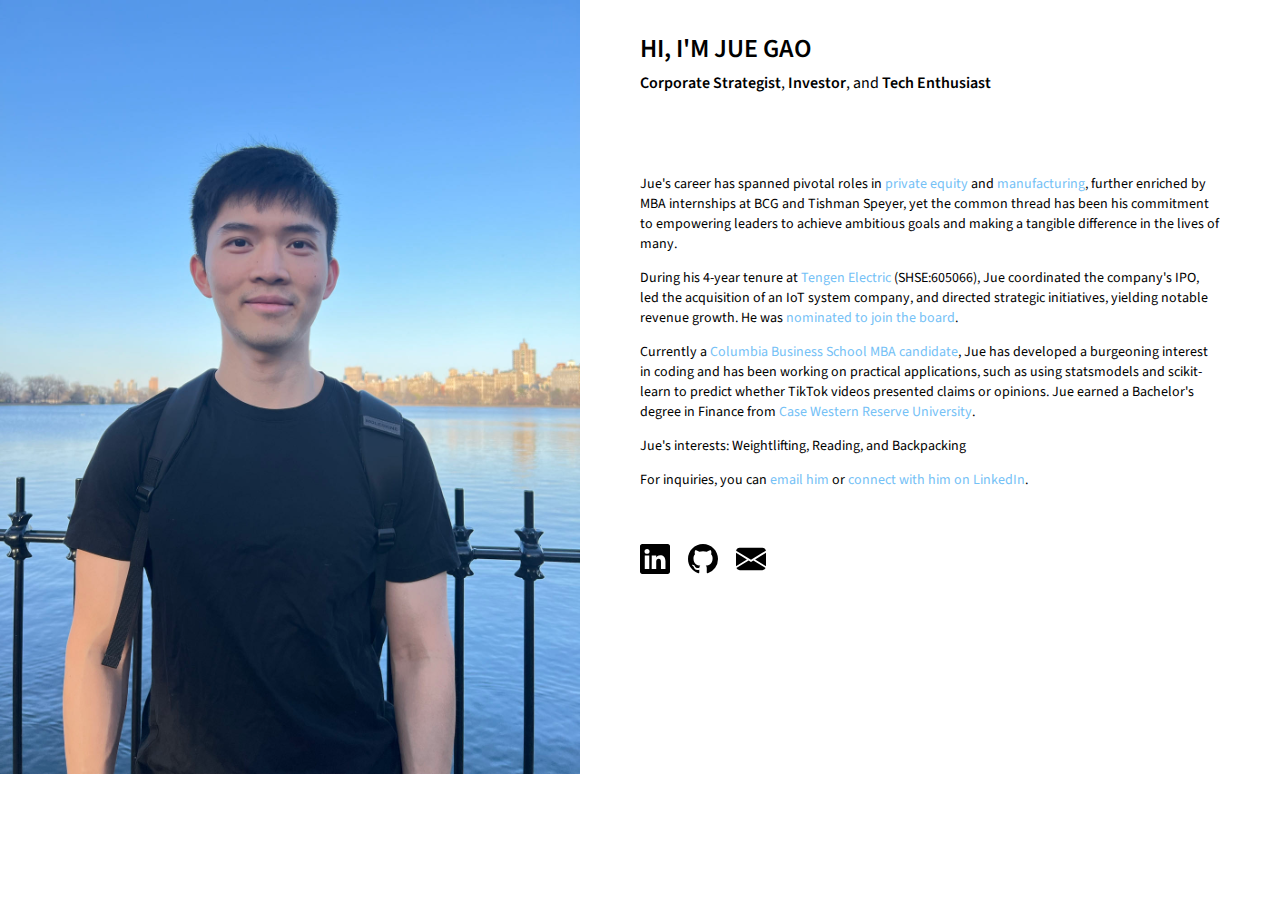
<file: index.html>
<!DOCTYPE html>
<html lang="en">
<head>
    	<title>JG</title>
    	<meta charset="UTF-8">
    	<meta name="keywords" content="Jue Gao">
    	<meta name="description" content="Jue Gao is a corporate strategist, investor, and tech enthusiast">
	<!-- external CSS link -->
	<link rel="preconnect" href="https://fonts.googleapis.com">
	<link rel="preconnect" href="https://fonts.gstatic.com" crossorigin>
	<link rel="stylesheet" href="https://fonts.googleapis.com/css2?family=Source+Sans+3:ital,wght@0,200..900;1,200..900&display=swap">
	<link rel="stylesheet" href="css/style.css">
	<link rel="stylesheet" href="css/small.css" media="(max-width: 600px)">
        <meta name="viewport" content="width=device-width, initial-scale=1">
</head>

<body>
	<div id="container">
	<!-- START HERE --> 
		<div id="image">
		<!-- Image goes here -->
			<img src="images/jg.jpeg" alt="Jue Gao">
		</div>

		<div id="text">
		<!-- Text goes here -->
			<h1>HI, I'M JUE GAO</h1>
			
			<h2><span class="special-font">Corporate Strategist</span>, <span class="special-font">Investor</span>, and <span class="special-font">Tech Enthusiast</span></h2>
				
			<p>Jue&#39;s career has spanned pivotal roles in <a>private equity</a> and <a>manufacturing</a>, further enriched by MBA internships at BCG and Tishman Speyer, yet the common thread has been his commitment to empowering leaders to achieve ambitious goals and making a tangible difference in the lives of many.</p>

			<p>During his 4-year tenure at <a href="https://www.tengenglobal.com/" target="_blank">Tengen Electric</a> (SHSE:605066), Jue coordinated the company's IPO, led the acquisition of an IoT system company, and directed strategic initiatives, yielding notable revenue growth. He was <a>nominated to join the board</a>.</p>

			<p>Currently a <a>Columbia Business School MBA candidate</a>, Jue has developed a burgeoning interest in coding and has been working on practical applications, such as using statsmodels and scikit-learn to predict whether TikTok videos presented claims or opinions. Jue earned a Bachelor's degree in Finance from <a>Case Western Reserve University</a>.</p>

			<p>Jue's interests: Weightlifting, Reading, and Backpacking</p>

			<p>For inquiries, you can <a href="mailto:gaojue2023@gmail.com">email him</a> or <a href="https://www.linkedin.com/in/jue-gao/" target="_blank">connect with him on LinkedIn</a>.</p>

			<a href="https://www.linkedin.com/in/jue-gao/" target="_blank">
				<img src="images/linkedin.svg " alt="LinkedIn" class="linkedin-icon">
			</a>
			
			<a href="https://github.com/HelloJuli" target="_blank">
				<img src="images/github.svg" alt="GitHub" class="github-icon">
			</a>

			<a href="mailto:gaojue2023@gmail.com">
				<svg xmlns="http://www.w3.org/2000/svg" width="30" height="30" fill="black" class="bi bi-envelope-fill" viewBox="0 0 16 16"><path d="M.05 3.555A2 2 0 0 1 2 2h12a2 2 0 0 1 1.95 1.555L8 8.414zM0 4.697v7.104l5.803-3.558zM6.761 8.83l-6.57 4.027A2 2 0 0 0 2 14h12a2 2 0 0 0 1.808-1.144l-6.57-4.027L8 9.586zm3.436-.586L16 11.801V4.697z"/></svg>
			</a>

		</div>
	<!-- END HERE --> 
	</div><!-- #container --> 
</body>
</html>
</file>
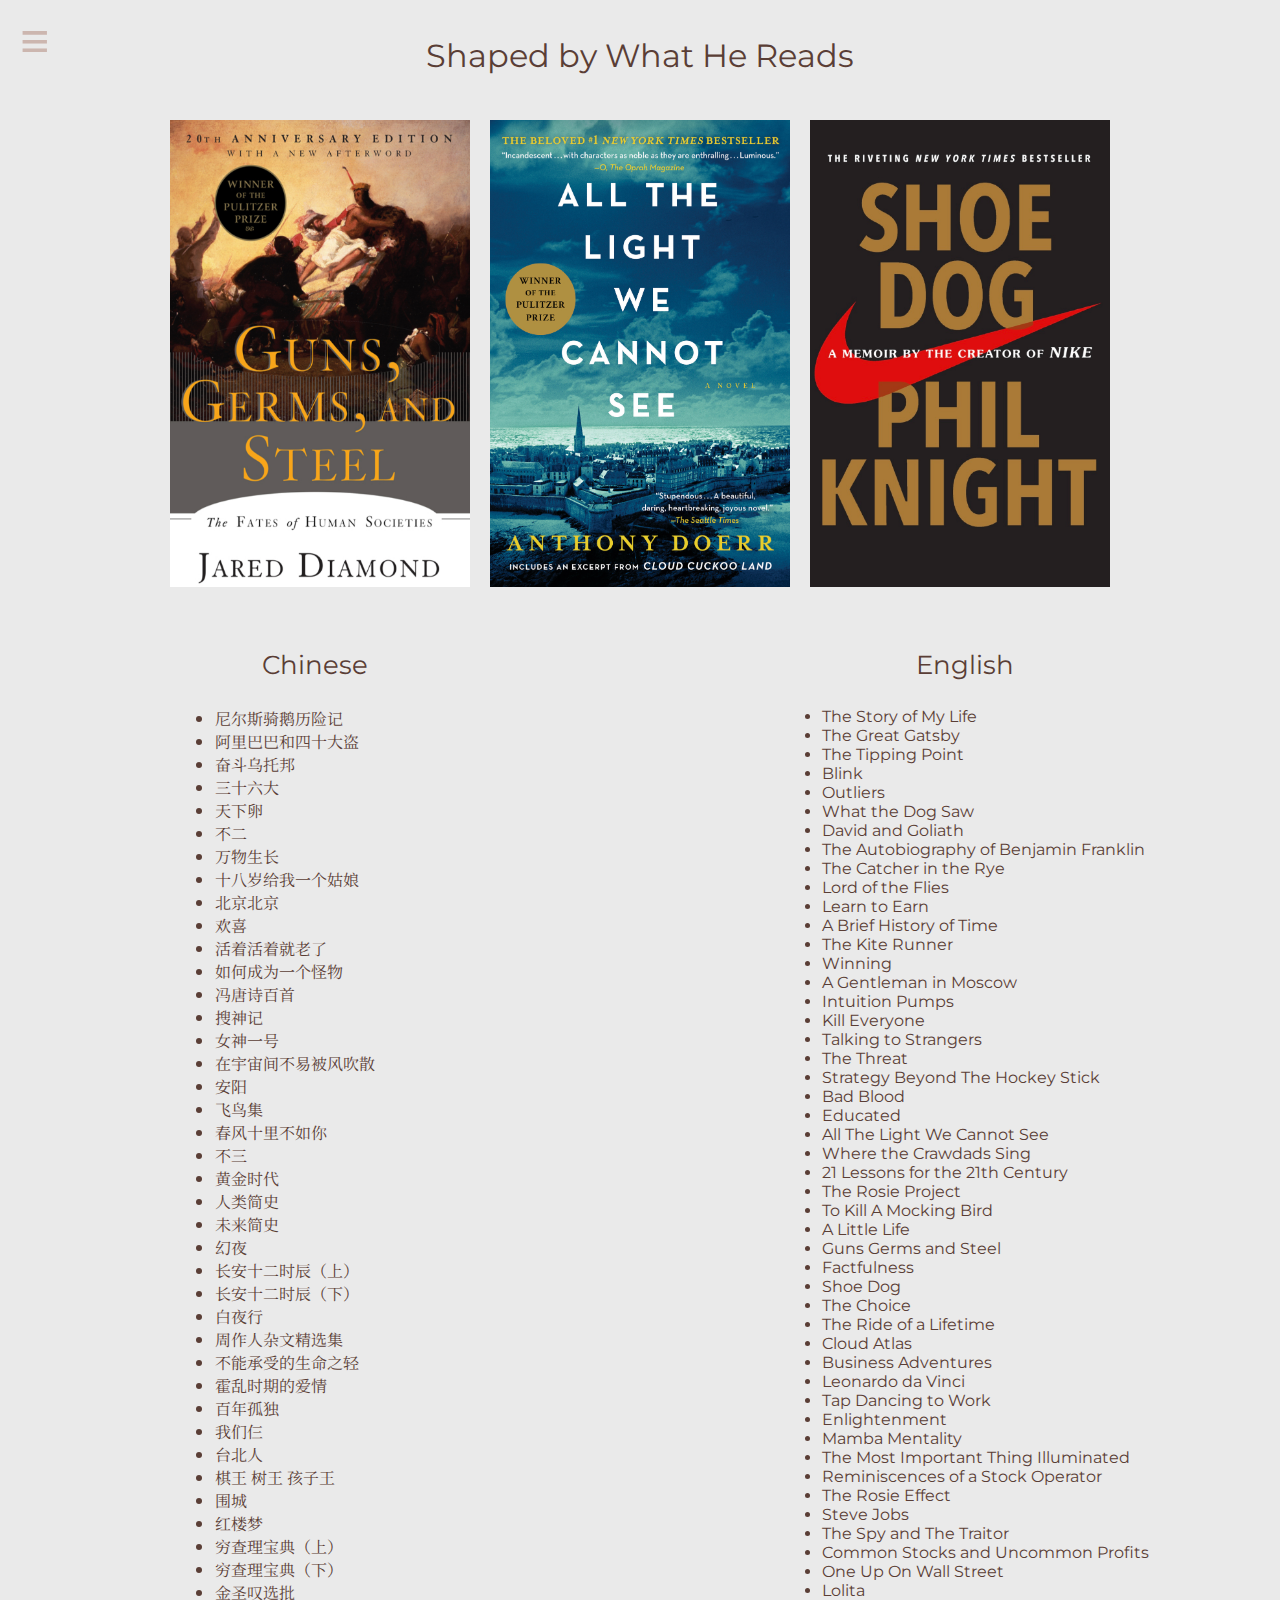
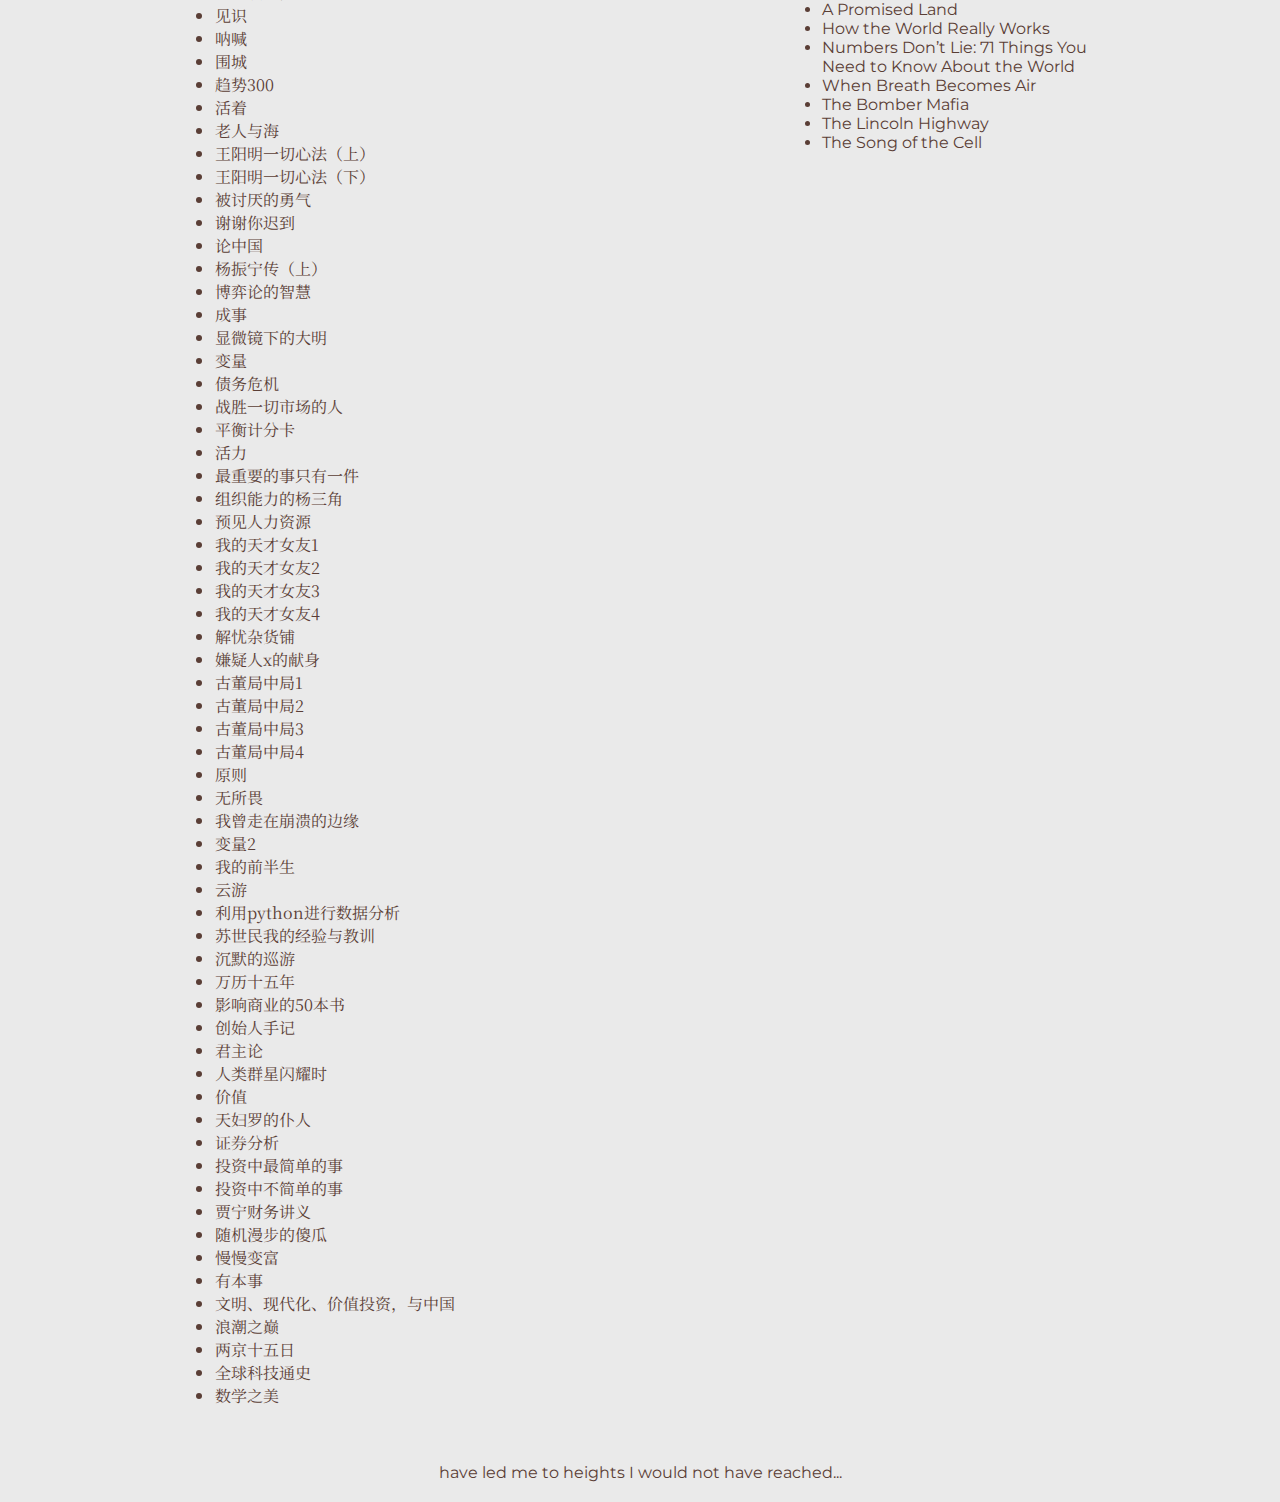
<file: book/index.html>
<!DOCTYPE html>
<html lang="en">
<head>
    <meta charset="UTF-8">
    <meta name="viewport" content="width=device-width, initial-scale=1.0">
    <title>Book</title>
    <!-- external CSS link -->
    <link rel="preconnect" href="https://fonts.googleapis.com">
    <link rel="preconnect" href="https://fonts.gstatic.com" crossorigin>
    <link rel="stylesheet" href="https://fonts.googleapis.com/css2?family=Source+Sans+3:ital,wght@0,200..900;1,200..900&display=swap">
    <link rel="preconnect" href="https://fonts.googleapis.com">
    <link rel="preconnect" href="https://fonts.gstatic.com" crossorigin>
    <link href="https://fonts.googleapis.com/css2?family=Montserrat:ital,wght@0,100..900;1,100..900&display=swap" rel="stylesheet">
    <link rel="preconnect" href="https://fonts.googleapis.com">
    <link rel="preconnect" href="https://fonts.gstatic.com" crossorigin>
    <link href="https://fonts.googleapis.com/css2?family=Noto+Serif+SC&display=swap" rel="stylesheet">
    <link rel="stylesheet" href="css/style.css">
    <link rel="stylesheet" href="css/small.css" media="(max-width: 600px)">
</head>
        
<body>
    <div id="content-wrap">
        <section class="header">
            <h1>Shaped by What He Reads</h1>

            <div class="hamburger" onclick="toggleOverlay()">
                <a href="javascript:void(0);">&equiv;</a>
            </div>
        </section>

        <section class="image">
            <img src="images/ggs.jpg" width="200px" height="auto" alt="">
            <img src="images/all light.jpg" width="200px" height="auto" alt="">
            <img src="images/shoe dog.jpg" width="200px" height="auto" alt="">
        </section>

        <section class="booklist">
            <section class="chinese">
                <h2>Chinese</h2>
                <ul id="chinesefont">
                    <li>尼尔斯骑鹅历险记</li>
                    <li>阿里巴巴和四十大盗</li>
                    <li>奋斗乌托邦</li>
                    <li>三十六大</li>
                    <li>天下卵</li>
                    <li>不二</li>
                    <li>万物生长</li>
                    <li>十八岁给我一个姑娘</li>
                    <li>北京北京</li>
                    <li>欢喜</li>
                    <li>活着活着就老了</li>
                    <li>如何成为一个怪物</li>
                    <li>冯唐诗百首</li>
                    <li>搜神记</li>
                    <li>女神一号</li>
                    <li>在宇宙间不易被风吹散</li>
                    <li>安阳</li>
                    <li>飞鸟集</li>
                    <li>春风十里不如你</li>
                    <li>不三</li>
                    <li>黄金时代</li>
                    <li>人类简史</li>
                    <li>未来简史</li>
                    <li>幻夜</li>
                    <li>长安十二时辰（上）</li>
                    <li>长安十二时辰（下）</li>
                    <li>白夜行</li>
                    <li>周作人杂文精选集</li>
                    <li>不能承受的生命之轻</li>
                    <li>霍乱时期的爱情</li>
                    <li>百年孤独</li>
                    <li>我们仨</li>
                    <li>台北人</li>
                    <li>棋王 树王 孩子王</li>
                    <li>围城</li>
                    <li>红楼梦</li>
                    <li>穷查理宝典（上）</li>
                    <li>穷查理宝典（下）</li>
                    <li>金圣叹选批</li>
                    <li>见识</li>
                    <li>呐喊</li>
                    <li>围城</li>
                    <li>趋势300</li>
                    <li>活着</li>
                    <li>老人与海</li>
                    <li>王阳明一切心法（上）</li>
                    <li>王阳明一切心法（下）</li>
                    <li>被讨厌的勇气</li>
                    <li>谢谢你迟到</li>
                    <li>论中国</li>
                    <li>杨振宁传（上）</li>
                    <li>博弈论的智慧</li>
                    <li>成事</li>
                    <li>显微镜下的大明</li>
                    <li>变量</li>
                    <li>债务危机</li>
                    <li>战胜一切市场的人</li>
                    <li>平衡计分卡</li>
                    <li>活力</li>
                    <li>最重要的事只有一件</li>
                    <li>组织能力的杨三角</li>
                    <li>预见人力资源</li>
                    <li>我的天才女友1</li>
                    <li>我的天才女友2</li>
                    <li>我的天才女友3</li>
                    <li>我的天才女友4</li>
                    <li>解忧杂货铺</li>
                    <li>嫌疑人x的献身</li>
                    <li>古董局中局1</li>
                    <li>古董局中局2</li>
                    <li>古董局中局3</li>
                    <li>古董局中局4</li>
                    <li>原则</li>
                    <li>无所畏</li>
                    <li>我曾走在崩溃的边缘</li>
                    <li>变量2</li>
                    <li>我的前半生</li>
                    <li>云游</li>
                    <li>利用python进行数据分析</li>
                    <li>苏世民我的经验与教训</li>
                    <li>沉默的巡游</li>
                    <li>万历十五年</li>
                    <li>影响商业的50本书</li>
                    <li>创始人手记</li>
                    <li>君主论</li>
                    <li>人类群星闪耀时</li>
                    <li>价值</li>
                    <li>天妇罗的仆人</li>
                    <li>证券分析</li>
                    <li>投资中最简单的事</li>
                    <li>投资中不简单的事</li>
                    <li>贾宁财务讲义</li>
                    <li>随机漫步的傻瓜</li>
                    <li>慢慢变富</li>
                    <li>有本事</li>
                    <li>文明、现代化、价值投资，与中国</li>
                    <li>浪潮之巅</li>
                    <li>两京十五日</li>
                    <li>全球科技通史</li>
                    <li>数学之美</li>
                </ul>
            </section>

            <section class="english">
                <h2>English</h2>
                <ul>
                    <li>The Story of My Life</li>
                    <li>The Great Gatsby</li>
                    <li>The Tipping Point</li>
                    <li>Blink</li>
                    <li>Outliers</li>
                    <li>What the Dog Saw</li>
                    <li>David and Goliath</li>
                    <li>The Autobiography of Benjamin Franklin</li>
                    <li>The Catcher in the Rye</li>
                    <li>Lord of the Flies</li>
                    <li>Learn to Earn</li>
                    <li>A Brief History of Time</li>
                    <li>The Kite Runner</li>
                    <li>Winning</li>
                    <li>A Gentleman in Moscow</li>
                    <li>Intuition Pumps</li>
                    <li>Kill Everyone</li>
                    <li>Talking to Strangers</li>
                    <li>The Threat</li>
                    <li>Strategy Beyond The Hockey Stick</li>
                    <li>Bad Blood</li>
                    <li>Educated</li>
                    <li>All The Light We Cannot See</li>
                    <li>Where the Crawdads Sing</li>
                    <li>21 Lessons for the 21th Century</li>
                    <li>The Rosie Project</li>
                    <li>To Kill A Mocking Bird</li>
                    <li>A Little Life</li>
                    <li>Guns Germs and Steel</li>
                    <li>Factfulness</li>
                    <li>Shoe Dog</li>
                    <li>The Choice</li>
                    <li>The Ride of a Lifetime</li>
                    <li>Cloud Atlas</li>
                    <li>Business Adventures</li>
                    <li>Leonardo da Vinci</li>
                    <li>Tap Dancing to Work</li>
                    <li>Enlightenment</li>
                    <li>Mamba Mentality</li>
                    <li>The Most Important Thing Illuminated</li>
                    <li>Reminiscences of a Stock Operator</li>
                    <li>The Rosie Effect</li>
                    <li>Steve Jobs</li>
                    <li>The Spy and The Traitor</li>
                    <li>Common Stocks and Uncommon Profits</li>
                    <li>One Up On Wall Street</li>
                    <li>Lolita</li>
                    <li>A Promised Land</li>
                    <li>How the World Really Works</li>
                    <li>Numbers Don’t Lie: 71 Things You</br>
                    Need to Know About the World</li>
                    <li>When Breath Becomes Air</li>
                    <li>The Bomber Mafia</li>
                    <li>The Lincoln Highway</li>
                    <li>The Song of the Cell</li>
                </ul>
            </section>
        </section>
    </div>

    <footer>have led me to heights I would not have reached...</footer>

    <!-- Overlay -->
    <div id="navigationOverlay" class="overlay">
        <div class="overlay-content">
            <a href="../index.html">Home</a>
            <a href="index.html">Books</a>
        </div>
    </div>

    <script>
        function toggleOverlay() {
            var overlay = document.getElementById("navigationOverlay");
            var isHidden = window.getComputedStyle(overlay).display === "none";
            
            if (isHidden) {
                overlay.style.display = 'block'; // Make the overlay box visible
                setTimeout(function() { // Timeout to ensure the display property applies first
                    overlay.style.opacity = '1'; // Fade in
                }, 10); // Short delay before starting the opacity transition
            } else {
                overlay.style.opacity = '0'; // Fade out
                setTimeout(function() { // Wait for the fade-out transition before hiding
                    overlay.style.display = 'none';
                }, 500); // Match the duration of the opacity transition
            }
        }
    </script>
</body> 
</html>
</file>
<file: css/style.css>
/* 
Project Name: Jue Gao's Website
*/

body, html {
	margin: 0 !important;
	padding: 0 !important;
	box-sizing: border-box;
	font-family: 'Source Sans 3', sans-serif;
}

#container {
	display: flex;
	width: 100%;
}

#image, #text {
	flex: 1;
	max-width: 100%;
}

#image img {
	display: block;
	width: 100%;
	height: auto;
}

#text {
	background: white;
	color: black;
	padding-left: 60px;
	padding-right: 60px;
}

h1 {
	font-size: 26px;
	font-weight: 600;
	margin-top: 30px;
	margin-bottom: 5px;
}

h2 {
	font-size: 16px;
	font-weight: 400;
	margin-top: 0px;
	margin-bottom: 80px;
}

p {
	font-size: 14px;
	font-weight: 400;
}

a {
	color: #75C1F6;
	text-decoration: none;
	size: 100px;
}

.special-font {
  font-family: 'Source Sans 3', sans-serif;
  font-weight: 600;
}

.linkedin-icon, .github-icon {
	width: 30px;
	height: 30px;
	margin-right: 15px;
	margin-top: 40px;
}
</file>
<file: css/small.css>
/*
* Mobile Styles
*/

#container {
  width: 100%;
  flex-direction: column;
}
</file>
<file: book/css/style.css>
/* 
Project Name: Book
*/

body, html {
	margin: 0 !important;
	padding: 0 !important;
	box-sizing: border-box;
	font-family: "Montserrat", sans-serif;
	background: #eaeaea;
	color: #5a3e36;
}

* {
  -moz-box-sizing: border-box; /* Firexfox */
  -webkit-box-sizing: border-box; /* Safari/Chrome/iOS/Android */
  box-sizing: border-box; /* IE */
}

.clearfix:after {
  content: "";
  display: table;
  clear: both;
}

#content-wrap {
    flex: 1; /* Allows content to expand */
    display: flex; /* Ensures that .booklist can be a flex item */
    flex-direction: column; /* Stack children vertically */
}

.image {
    display: flex;
    justify-content: center; /* Centers the items horizontally */
    gap: 20px;
    padding: 20px;
}

.image img {
    max-width: 300px; /* Ensures the image scales down if it's larger than its container */
    height: auto; /* Maintains the aspect ratio of the image */
    flex: 1; /* Allows the images to grow and fill the space, adjust this as needed */
    min-width: 100px;
}

h1 {
	text-align: center;
	padding: 15px;
	font-weight: 400;
    margin-bottom: 10px;
}

h2 {
	font-size: 26px;
	font-weight: 400;
    margin-bottom: 10px;
}

.booklist {
	flex: 1;
	display: grid;
    grid-template-columns: repeat(2, 1fr); /* Creates two columns of equal width */
    grid-template-rows: auto; /* Each row's height is set to 'auto' to fit its content */
    height: 100vh; /* Sets the body's height to fill the viewport */
    gap: 20px;
    align-items: start; /* Aligns items to the start of the grid area */
    margin: 0; /* Resets default margin */
}

.chinese, .english {
    display: flex;
    flex-direction: column; /* Stacks content of each section vertically */
    justify-content: center; /* Centers content vertically in each section */
    align-items: center; /* Centers content horizontally in each section */
    padding: 20px; 
}

#chinesefont {
	font-family: "Noto Serif SC", sans-serif;
}

/* Hamburger Menu */
.hamburger {
	position: absolute;
	top: 10px;
	left: 20px;
	z-index: 10;
}

.hamburger a {
	text-decoration: none;
	font-size: 50px;
	color: #CCB6AF;
}

/* Overlay */
.overlay {
    display: none; /* Initially hidden */
    opacity: 0; /* Start fully transparent */
    transition: opacity 0.5s ease; /* Smooth transition for the opacity */
    position: fixed;
    top: 0;
    left: 0;
    width: 100%;
    height: 100%;
    background-color: rgba(76,76,76, 0.9);
    z-index: 1; /* Ensure it's above other content */
}

/* Overlay Content */
.overlay-content {
    position: relative;
    top: 30%;
    width: 100%;
    text-align: center;
}

.overlay-content a {
    padding: 20px;
    text-decoration: none;
    font-family: 'Montserrat', sans-serif;
    font-weight: 200;
    font-size: 36px; /* Adjust size as needed */
    color: white;
    display: block; /* Each link takes a full line */
    transition: 0.3s;
}

.overlay-content a:hover, .overlay-content a:focus {
    color: #f1f1f1;
}

footer {
    width: 100%;
    text-align: center;
    padding: 20px 0;
    font-size: 16px;
    background: #eaeaea;
	color: #5a3e36;
}
</file>
<file: book/css/small.css>
/*
* Mobile Styles
*/

.hamburger {
  position: absolute;
  top: -10px;
  left: 20px;
  z-index: 10;
}

h1 {
  padding-top: 30px;
}
</file>
